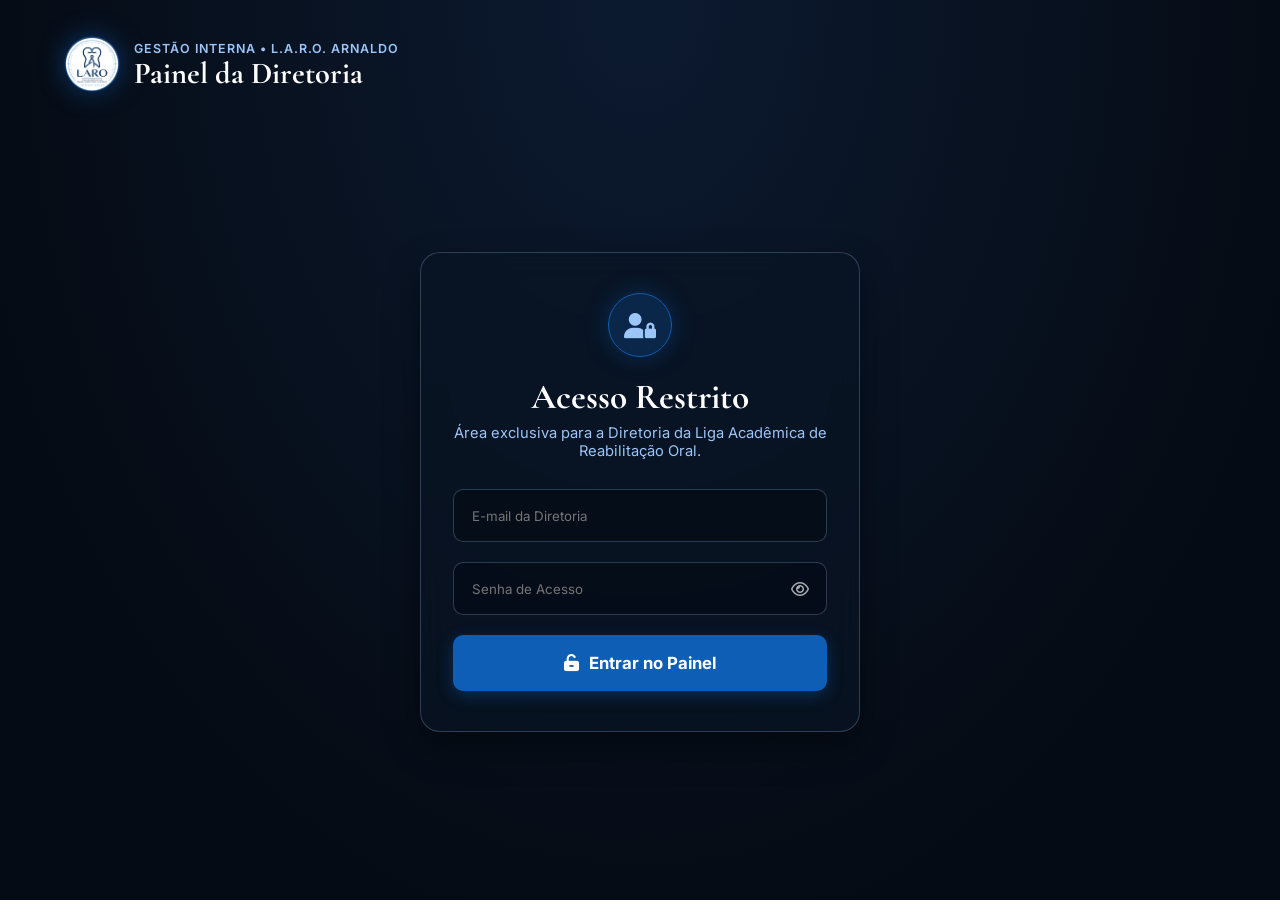
<file: admin.html>
<!DOCTYPE html>
<html lang="pt-BR">
<head>
    <meta charset="UTF-8">
    <meta name="viewport" content="width=device-width, initial-scale=1.0, maximum-scale=1.0, user-scalable=no">
    <meta name="robots" content="noindex, nofollow">
    <title>Painel da Diretoria | L.A.R.O. Arnaldo</title>
    <link href="https://fonts.googleapis.com/css2?family=Cormorant+Garamond:ital,wght@0,400;0,600;1,400&family=Inter:wght@300;400;500;600;700&display=swap" rel="stylesheet">
    <link rel="stylesheet" href="https://cdnjs.cloudflare.com/ajax/libs/font-awesome/6.4.0/css/all.min.css">
    <link rel="stylesheet" href="style.css">
    <style>
        body { cursor: auto !important; }
        a, button, input, select { cursor: pointer !important; }
        input[type="text"], input[type="email"], input[type="password"], input[type="search"] { cursor: text !important; }

        .admin-wrapper {
            min-height: 100vh;
            padding: 36px 5% 60px 5%;
            max-width: 1320px;
            margin: 0 auto;
        }
        .admin-topbar {
            display: flex;
            justify-content: space-between;
            align-items: center;
            margin-bottom: 2.5rem;
            flex-wrap: wrap;
            gap: 16px;
        }
        .admin-brand {
            display: flex;
            align-items: center;
            gap: 14px;
        }
        .admin-brand img {
            height: 56px;
            width: auto;
            border-radius: 50%;
            filter: drop-shadow(0 0 12px rgba(15, 94, 181, 0.5));
        }
        .admin-brand-titles h1 {
            font-size: 1.9rem;
            line-height: 1.1;
        }
        .admin-brand-titles span {
            font-size: 0.78rem;
            color: var(--light-blue);
            text-transform: uppercase;
            letter-spacing: 1px;
            font-weight: 600;
        }

        /* Tela de Login Restrito */
        .login-center-container {
            min-height: calc(100vh - 180px);
            display: flex;
            align-items: center;
            justify-content: center;
        }
        .login-card {
            max-width: 440px;
            width: 100%;
            padding: 2.5rem 2rem;
            text-align: center;
        }
        .login-lock-icon {
            width: 64px;
            height: 64px;
            border-radius: 50%;
            background: rgba(15, 94, 181, 0.25);
            border: 1.5px solid var(--sapphire-blue);
            display: inline-flex;
            align-items: center;
            justify-content: center;
            color: var(--light-blue);
            font-size: 1.6rem;
            margin-bottom: 1.1rem;
            box-shadow: 0 0 25px rgba(15, 94, 181, 0.35);
        }
        .password-input-wrap {
            position: relative;
        }
        .toggle-pass-btn {
            position: absolute;
            right: 12px;
            top: 50%;
            transform: translateY(-50%);
            background: none;
            border: none;
            color: rgba(255, 255, 255, 0.65);
            font-size: 1rem;
            padding: 6px;
        }
        .toggle-pass-btn:hover {
            color: var(--light-blue);
        }
        .login-error {
            display: none;
            background: rgba(235, 64, 52, 0.16);
            border: 1px solid #ff6b6b;
            color: #ff9e9e;
            padding: 10px 14px;
            border-radius: 10px;
            font-size: 0.84rem;
            margin-bottom: 1.2rem;
            text-align: left;
        }

        /* Dashboard Admin */
        .kpi-grid {
            display: grid;
            grid-template-columns: repeat(auto-fit, minmax(220px, 1fr));
            gap: 1.2rem;
            margin-bottom: 2rem;
        }
        .kpi-card {
            padding: 1.4rem 1.5rem;
            display: flex;
            align-items: center;
            gap: 16px;
        }
        .kpi-icon {
            width: 50px;
            height: 50px;
            border-radius: 12px;
            background: rgba(15, 94, 181, 0.28);
            border: 1px solid rgba(156, 197, 248, 0.35);
            display: flex;
            align-items: center;
            justify-content: center;
            color: var(--light-blue);
            font-size: 1.35rem;
            flex-shrink: 0;
        }
        .kpi-info span {
            display: block;
            font-size: 0.76rem;
            text-transform: uppercase;
            letter-spacing: 0.8px;
            color: var(--light-blue);
            margin-bottom: 4px;
        }
        .kpi-info strong {
            font-size: 1.75rem;
            font-family: 'Cormorant Garamond', serif;
            color: #ffffff;
        }

        .admin-controls-bar {
            display: flex;
            flex-wrap: wrap;
            gap: 12px;
            justify-content: space-between;
            align-items: center;
            margin-bottom: 1.5rem;
            padding: 1.2rem 1.4rem;
        }
        .admin-tabs-group {
            display: flex;
            gap: 8px;
            flex-wrap: wrap;
        }
        .admin-tab {
            padding: 10px 18px;
            border-radius: 10px;
            border: 1px solid var(--blue-border);
            background: rgba(5, 11, 20, 0.65);
            color: rgba(255, 255, 255, 0.75);
            font-size: 0.86rem;
            font-weight: 600;
            display: inline-flex;
            align-items: center;
            gap: 8px;
            transition: 0.25s;
        }
        .admin-tab.active {
            background: var(--sapphire-blue);
            border-color: var(--sapphire-blue);
            color: #ffffff;
            box-shadow: 0 4px 15px rgba(15, 94, 181, 0.45);
        }
        .admin-search-actions {
            display: flex;
            gap: 10px;
            flex: 1;
            max-width: 620px;
            justify-content: flex-end;
            flex-wrap: wrap;
        }
        .admin-search-input {
            flex: 1;
            min-width: 210px;
            padding: 0.75rem 1rem !important;
            font-size: 0.88rem !important;
        }
        .admin-action-btn {
            padding: 0.75rem 1.1rem;
            border-radius: 10px;
            border: 1px solid var(--blue-border);
            background: rgba(15, 94, 181, 0.25);
            color: #ffffff;
            font-size: 0.84rem;
            font-weight: 600;
            display: inline-flex;
            align-items: center;
            gap: 7px;
            transition: 0.25s;
            white-space: nowrap;
        }
        .admin-action-btn:hover {
            background: var(--sapphire-blue);
            border-color: var(--sapphire-blue);
        }
        .admin-logout-btn {
            background: rgba(235, 64, 52, 0.18);
            border-color: rgba(255, 107, 107, 0.4);
            color: #ffb3b3;
        }
        .admin-logout-btn:hover {
            background: rgba(235, 64, 52, 0.38);
            border-color: #ff6b6b;
            color: #ffffff;
        }

        /* Tabela de Inscritos */
        .admin-table-card {
            padding: 0 !important;
            overflow: hidden;
        }
        .table-responsive {
            width: 100%;
            overflow-x: auto;
        }
        .admin-table {
            width: 100%;
            border-collapse: collapse;
            text-align: left;
            min-width: 820px;
        }
        .admin-table th {
            background: rgba(5, 11, 20, 0.85);
            color: var(--light-blue);
            font-size: 0.75rem;
            text-transform: uppercase;
            letter-spacing: 0.8px;
            padding: 16px 18px;
            border-bottom: 1px solid var(--blue-border);
            font-weight: 600;
        }
        .admin-table td {
            padding: 15px 18px;
            border-bottom: 1px solid rgba(156, 197, 248, 0.12);
            font-size: 0.88rem;
            color: #ffffff;
            vertical-align: middle;
        }
        .admin-table tr:hover td {
            background: rgba(15, 94, 181, 0.12);
        }
        .protocol-badge {
            font-family: monospace;
            font-size: 0.8rem;
            background: rgba(15, 94, 181, 0.28);
            border: 1px solid rgba(156, 197, 248, 0.35);
            color: var(--light-blue);
            padding: 4px 9px;
            border-radius: 6px;
            font-weight: 600;
        }
        .vinculo-badge {
            display: inline-flex;
            align-items: center;
            gap: 6px;
            padding: 4px 10px;
            border-radius: 20px;
            font-size: 0.78rem;
            font-weight: 600;
            white-space: nowrap;
        }
        .vinculo-badge.laro {
            background: rgba(15, 94, 181, 0.28);
            border: 1px solid var(--sapphire-blue);
            color: #9cc5f8;
        }
        .vinculo-badge.unibh {
            background: rgba(225, 45, 85, 0.2);
            border: 1px solid rgba(255, 99, 132, 0.6);
            color: #ff9ebb;
        }
        .vinculo-badge.indefinido {
            background: rgba(255, 255, 255, 0.08);
            border: 1px solid rgba(255, 255, 255, 0.2);
            color: rgba(255, 255, 255, 0.65);
        }
        .status-pill-admin {
            display: inline-flex;
            align-items: center;
            gap: 6px;
            padding: 4px 11px;
            border-radius: 20px;
            font-size: 0.75rem;
            font-weight: 600;
        }
        .status-pill-admin.verificado {
            background: rgba(32, 180, 134, 0.24);
            border: 1px solid #20b486;
            color: #7ef7d1;
        }
        .status-pill-admin.confirmada {
            background: rgba(15, 94, 181, 0.28);
            border: 1px solid var(--sapphire-blue);
            color: var(--light-blue);
        }
        .table-btn {
            padding: 6px 11px;
            border-radius: 8px;
            border: 1px solid var(--blue-border);
            background: rgba(15, 94, 181, 0.3);
            color: #ffffff;
            font-size: 0.78rem;
            font-weight: 600;
            display: inline-flex;
            align-items: center;
            gap: 5px;
            text-decoration: none;
            transition: 0.2s;
            margin-right: 4px;
        }
        .table-btn:hover {
            background: var(--sapphire-blue);
        }
        .table-btn.verify-btn {
            background: rgba(32, 180, 134, 0.22);
            border-color: #20b486;
            color: #7ef7d1;
        }
        .table-btn.verify-btn:hover {
            background: #20b486;
            color: #050b14;
        }
        .whatsapp-link {
            color: #7ef7d1;
            text-decoration: none;
            display: inline-flex;
            align-items: center;
            gap: 5px;
            font-weight: 500;
        }
        .whatsapp-link:hover {
            text-decoration: underline;
        }

        /* Modal para Visualizar Comprovante */
        .receipt-modal-backdrop {
            position: fixed;
            inset: 0;
            background: rgba(3, 8, 16, 0.88);
            backdrop-filter: blur(12px);
            z-index: 9999;
            display: none;
            align-items: center;
            justify-content: center;
            padding: 20px;
        }
        .receipt-modal-backdrop.active {
            display: flex;
        }
        .receipt-modal-card {
            max-width: 680px;
            width: 100%;
            max-height: 90vh;
            display: flex;
            flex-direction: column;
            padding: 1.5rem;
            background: #081221;
            border: 1px solid var(--sapphire-blue);
            border-radius: 18px;
            box-shadow: 0 25px 60px rgba(0, 0, 0, 0.8);
        }
        .receipt-modal-header {
            display: flex;
            justify-content: space-between;
            align-items: center;
            padding-bottom: 1rem;
            border-bottom: 1px solid var(--blue-border);
            margin-bottom: 1rem;
        }
        .receipt-modal-body {
            flex: 1;
            overflow-y: auto;
            text-align: center;
            background: rgba(0, 0, 0, 0.35);
            border-radius: 12px;
            padding: 12px;
            min-height: 240px;
            display: flex;
            align-items: center;
            justify-content: center;
        }
        .receipt-modal-body img {
            max-width: 100%;
            max-height: 62vh;
            border-radius: 8px;
            object-fit: contain;
        }
        .receipt-modal-body iframe {
            width: 100%;
            height: 62vh;
            border: none;
            border-radius: 8px;
        }
        .receipt-modal-footer {
            display: flex;
            justify-content: space-between;
            align-items: center;
            gap: 10px;
            padding-top: 1rem;
            margin-top: 1rem;
            border-top: 1px solid var(--blue-border);
            flex-wrap: wrap;
        }

        @media (max-width: 768px) {
            .admin-wrapper { padding: 20px 14px 40px 14px; }
            .admin-controls-bar { padding: 1rem; }
            .admin-search-actions { max-width: 100%; width: 100%; }
        }
    </style>
</head>
<body>

    <div class="admin-wrapper">
        
        <!-- TOPBAR -->
        <div class="admin-topbar">
            <div class="admin-brand">
                <img src="logo_liga_sem_fundo.png" alt="Logo LARO">
                <div class="admin-brand-titles">
                    <span>Gestão Interna • L.A.R.O. Arnaldo</span>
                    <h1>Painel da Diretoria</h1>
                </div>
            </div>

            <div id="adminTopActions" style="display: none; gap: 10px; align-items: center;">
                <button type="button" class="admin-action-btn" onclick="carregarDadosAdmin()">
                    <i class="fa-solid fa-rotate"></i> Atualizar
                </button>
                <button type="button" class="admin-action-btn admin-logout-btn" onclick="realizarLogoutAdmin()">
                    <i class="fa-solid fa-right-from-bracket"></i> Sair
                </button>
            </div>
        </div>

        <!-- TELA 1: LOGIN RESTRITO -->
        <div id="adminLoginScreen" class="login-center-container">
            <div class="glass-card login-card">
                <div class="login-lock-icon">
                    <i class="fa-solid fa-user-lock"></i>
                </div>
                <h2 class="title-reveal" style="font-size: 2.2rem; margin-bottom: 0.4rem;">Acesso Restrito</h2>
                <p style="font-size: 0.92rem; color: var(--light-blue); margin-bottom: 1.8rem;">
                    Área exclusiva para a Diretoria da Liga Acadêmica de Reabilitação Oral.
                </p>

                <div id="loginErrorBox" class="login-error">
                    <i class="fa-solid fa-circle-exclamation"></i> Credenciais inválidas. Verifique o e-mail e a senha da diretoria.
                </div>

                <form id="adminLoginForm">
                    <div class="input-group" style="text-align: left;">
                        <input type="email" id="adminEmailInput" placeholder="E-mail da Diretoria" autocomplete="username" required>
                    </div>
                    <div class="input-group password-input-wrap" style="text-align: left;">
                        <input type="password" id="adminPassInput" placeholder="Senha de Acesso" autocomplete="current-password" required style="padding-right: 44px;">
                        <button type="button" class="toggle-pass-btn" onclick="toggleAdminPass()" title="Mostrar/Ocultar Senha">
                            <i class="fa-regular fa-eye" id="eyeIcon"></i>
                        </button>
                    </div>
                    <button type="submit" class="submit-btn">
                        <i class="fa-solid fa-unlock-keyhole" style="margin-right: 6px;"></i> Entrar no Painel
                    </button>
                </form>
            </div>
        </div>

        <!-- TELA 2: DASHBOARD ADMINISTRATIVO -->
        <div id="adminDashboardScreen" style="display: none;">
            
            <!-- KPIs -->
            <div class="kpi-grid">
                <div class="glass-card kpi-card">
                    <div class="kpi-icon"><i class="fa-solid fa-users"></i></div>
                    <div class="kpi-info">
                        <span>Inscritos 1ª Palestra</span>
                        <strong id="kpiTotalPalestra">0</strong>
                        <span id="kpiVinculoBreakdown" style="font-size: 0.74rem; color: var(--light-blue); margin-top: 3px; display: block;">0 LARO • 0 UniBH</span>
                    </div>
                </div>
                <div class="glass-card kpi-card">
                    <div class="kpi-icon"><i class="fa-brands fa-pix"></i></div>
                    <div class="kpi-info">
                        <span>Total Arrecadado (Pix)</span>
                        <strong id="kpiValorTotal">R$ 0,00</strong>
                    </div>
                </div>
                <div class="glass-card kpi-card">
                    <div class="kpi-icon"><i class="fa-solid fa-file-circle-check"></i></div>
                    <div class="kpi-info">
                        <span>Pagamentos Verificados</span>
                        <strong id="kpiVerificados">0</strong>
                    </div>
                </div>
                <div class="glass-card kpi-card">
                    <div class="kpi-icon"><i class="fa-solid fa-user-graduate"></i></div>
                    <div class="kpi-info">
                        <span>Processo Seletivo</span>
                        <strong id="kpiTotalSeletivo">0</strong>
                    </div>
                </div>
            </div>

            <!-- BARRA DE FILTROS E ABAS -->
            <div class="glass-card admin-controls-bar">
                <div class="admin-tabs-group">
                    <button type="button" class="admin-tab active" id="tabAdminPalestra" onclick="mudarAbaAdmin('palestra')">
                        <i class="fa-solid fa-chalkboard-user"></i> Inscritos 1ª Palestra (Hands-On)
                    </button>
                    <button type="button" class="admin-tab" id="tabAdminSeletivo" onclick="mudarAbaAdmin('seletivo')">
                        <i class="fa-solid fa-id-card"></i> Inscritos Processo Seletivo
                    </button>
                </div>

                <div class="admin-search-actions">
                    <input type="search" id="adminSearchInput" class="admin-search-input" placeholder="Buscar por nome, e-mail, período ou protocolo..." oninput="filtrarTabelaAdmin()">
                    <button type="button" class="admin-action-btn" onclick="exportarCSVAdmin()">
                        <i class="fa-solid fa-file-csv"></i> Exportar Planilha (CSV)
                    </button>
                </div>
            </div>

            <!-- TABELA 1: INSCRITOS DA 1ª PALESTRA -->
            <div id="sectionAdminPalestra" class="glass-card admin-table-card">
                <div class="table-responsive">
                    <table class="admin-table">
                        <thead>
                            <tr>
                                <th>Protocolo</th>
                                <th>Data / Hora</th>
                                <th>Nome do Inscrito</th>
                                <th>Vínculo</th>
                                <th>Período</th>
                                <th>E-mail / WhatsApp</th>
                                <th>Status</th>
                                <th>Comprovante &amp; Ações</th>
                            </tr>
                        </thead>
                        <tbody id="tbodyPalestra">
                            <tr>
                                <td colspan="8" style="text-align: center; padding: 40px; color: var(--light-blue);">
                                    Carregando inscritos...
                                </td>
                            </tr>
                        </tbody>
                    </table>
                </div>
            </div>

            <!-- TABELA 2: INSCRITOS DO PROCESSO SELETIVO -->
            <div id="sectionAdminSeletivo" class="glass-card admin-table-card" style="display: none;">
                <div class="table-responsive">
                    <table class="admin-table">
                        <thead>
                            <tr>
                                <th>#</th>
                                <th>Data / Hora</th>
                                <th>Nome do Candidato</th>
                                <th>E-mail</th>
                                <th>Período</th>
                                <th>Motivação</th>
                            </tr>
                        </thead>
                        <tbody id="tbodySeletivo">
                            <tr>
                                <td colspan="6" style="text-align: center; padding: 40px; color: var(--light-blue);">
                                    Carregando candidatos...
                                </td>
                            </tr>
                        </tbody>
                    </table>
                </div>
            </div>

        </div>

    </div>

    <!-- MODAL DE VISUALIZAÇÃO DE COMPROVANTE -->
    <div class="receipt-modal-backdrop" id="receiptModal">
        <div class="receipt-modal-card">
            <div class="receipt-modal-header">
                <div>
                    <span class="info-label" id="modalMemberProtocol">Protocolo</span>
                    <h3 id="modalMemberName" style="font-size: 1.5rem; color: #ffffff;">Nome do Membro</h3>
                </div>
                <button type="button" class="admin-action-btn" onclick="fecharModalComprovante()">
                    <i class="fa-solid fa-xmark"></i> Fechar
                </button>
            </div>
            <div class="receipt-modal-body" id="modalReceiptContainer"></div>
            <div class="receipt-modal-footer">
                <span id="modalFileName" style="font-size: 0.82rem; color: var(--light-blue);">comprovante.jpg</span>
                <div style="display: flex; gap: 8px; flex-wrap: wrap;">
                    <a id="modalOpenNewTabBtn" href="#" target="_blank" rel="noopener" class="table-btn">
                        <i class="fa-solid fa-arrow-up-right-from-square"></i> Abrir Original
                    </a>
                    <button type="button" class="table-btn verify-btn" id="modalVerifyBtn">
                        <i class="fa-solid fa-check-double"></i> Marcar Pagamento Verificado
                    </button>
                </div>
            </div>
        </div>
    </div>

    <script>
        // Configuração Supabase
        const SUPABASE_ADMIN = {
            restUrl: 'https://nscwgutnytrbytlzzvil.supabase.co/rest/v1',
            anonKey: 'eyJhbGciOiJIUzI1NiIsInR5cCI6IkpXVCJ9.eyJpc3MiOiJzdXBhYmFzZSIsInJlZiI6Im5zY3dndXRueXRyYnl0bHp6dmlsIiwicm9sZSI6ImFub24iLCJpYXQiOjE3ODQ2Mjk5ODcsImV4cCI6MjEwMDIwNTk4N30.cTzm3Hs2aov367E2uFBT4ZDyUZQNmvhF5yF-5hZyPUA',
            tablePalestra: 'laro_arnaldo_palestra_inscricoes',
            tableSeletivo: 'laro_arnaldo_processo_seletivo'
        };

        // Credenciais exigidas pela Diretoria
        const ADMIN_EMAIL_OFICIAL = 'laroarnaldo@gmail.com';
        const ADMIN_SENHA_OFICIAL = '@Laro2026dp';
        const SESSION_KEY = 'laro_admin_auth_2026';

        let listaPalestraGlobal = [];
        let listaSeletivoGlobal = [];
        let abaAtivaAdmin = 'palestra';

        function toggleAdminPass() {
            const passInput = document.getElementById('adminPassInput');
            const eyeIcon = document.getElementById('eyeIcon');
            if (passInput.type === 'password') {
                passInput.type = 'text';
                eyeIcon.className = 'fa-regular fa-eye-slash';
            } else {
                passInput.type = 'password';
                eyeIcon.className = 'fa-regular fa-eye';
            }
        }

        function verificarSessaoAdmin() {
            if (sessionStorage.getItem(SESSION_KEY) === 'autenticado') {
                mostrarDashboardAdmin();
            }
        }

        function mostrarDashboardAdmin() {
            document.getElementById('adminLoginScreen').style.display = 'none';
            document.getElementById('adminDashboardScreen').style.display = 'block';
            document.getElementById('adminTopActions').style.display = 'flex';
            carregarDadosAdmin();
        }

        function realizarLogoutAdmin() {
            sessionStorage.removeItem(SESSION_KEY);
            document.getElementById('adminDashboardScreen').style.display = 'none';
            document.getElementById('adminTopActions').style.display = 'none';
            document.getElementById('adminLoginScreen').style.display = 'flex';
            document.getElementById('adminPassInput').value = '';
        }

        document.getElementById('adminLoginForm').addEventListener('submit', (e) => {
            e.preventDefault();
            const emailDigitado = document.getElementById('adminEmailInput').value.trim().toLowerCase();
            const senhaDigitada = document.getElementById('adminPassInput').value;
            const errorBox = document.getElementById('loginErrorBox');

            if (emailDigitado === ADMIN_EMAIL_OFICIAL && senhaDigitada === ADMIN_SENHA_OFICIAL) {
                errorBox.style.display = 'none';
                sessionStorage.setItem(SESSION_KEY, 'autenticado');
                mostrarDashboardAdmin();
            } else {
                errorBox.style.display = 'block';
            }
        });

        function mudarAbaAdmin(aba) {
            abaAtivaAdmin = aba;
            document.getElementById('tabAdminPalestra').classList.toggle('active', aba === 'palestra');
            document.getElementById('tabAdminSeletivo').classList.toggle('active', aba === 'seletivo');
            document.getElementById('sectionAdminPalestra').style.display = aba === 'palestra' ? 'block' : 'none';
            document.getElementById('sectionAdminSeletivo').style.display = aba === 'seletivo' ? 'block' : 'none';
            filtrarTabelaAdmin();
        }

        async function carregarDadosAdmin() {
            const tbodyPalestra = document.getElementById('tbodyPalestra');
            const tbodySeletivo = document.getElementById('tbodySeletivo');

            try {
                const [resPalestra, resSeletivo] = await Promise.all([
                    fetch(`${SUPABASE_ADMIN.restUrl}/${SUPABASE_ADMIN.tablePalestra}?select=*&order=created_at.desc`, {
                        headers: {
                            'apikey': SUPABASE_ADMIN.anonKey,
                            'Authorization': `Bearer ${SUPABASE_ADMIN.anonKey}`
                        }
                    }),
                    fetch(`${SUPABASE_ADMIN.restUrl}/${SUPABASE_ADMIN.tableSeletivo}?select=*&order=created_at.desc`, {
                        headers: {
                            'apikey': SUPABASE_ADMIN.anonKey,
                            'Authorization': `Bearer ${SUPABASE_ADMIN.anonKey}`
                        }
                    })
                ]);

                if (resPalestra.ok) {
                    listaPalestraGlobal = await resPalestra.json();
                }
                if (resSeletivo.ok) {
                    listaSeletivoGlobal = await resSeletivo.json();
                }

                atualizarKPIs();
                filtrarTabelaAdmin();
            } catch (err) {
                console.error('Erro ao carregar dados no painel:', err);
                tbodyPalestra.innerHTML = `<tr><td colspan="8" style="text-align:center; padding: 30px; color: #ff8a8a;">Erro ao conectar ao Supabase. Verifique se você já executou o script SQL no Supabase.</td></tr>`;
            }
        }

        function atualizarKPIs() {
            const totalPalestra = listaPalestraGlobal.length;
            const totalValor = totalPalestra * 15;
            const totalVerificados = listaPalestraGlobal.filter(i => (i.status_inscricao || '').toLowerCase().includes('verificad')).length;
            const totalLaro = listaPalestraGlobal.filter(i => (i.vinculo || '').toLowerCase().includes('laro')).length;
            const totalUniBH = listaPalestraGlobal.filter(i => (i.vinculo || '').toLowerCase().includes('unibh')).length;

            document.getElementById('kpiTotalPalestra').textContent = totalPalestra;
            const breakdownEl = document.getElementById('kpiVinculoBreakdown');
            if (breakdownEl) {
                breakdownEl.textContent = `${totalLaro} LARO • ${totalUniBH} UniBH`;
            }
            document.getElementById('kpiValorTotal').textContent = `R$ ${totalValor.toFixed(2).replace('.', ',')}`;
            document.getElementById('kpiVerificados').textContent = `${totalVerificados} / ${totalPalestra}`;
            document.getElementById('kpiTotalSeletivo').textContent = listaSeletivoGlobal.length;
        }

        function filtrarTabelaAdmin() {
            const termo = (document.getElementById('adminSearchInput').value || '').trim().toLowerCase();

            // Renderiza tabela da Palestra
            const filtradosPalestra = listaPalestraGlobal.filter(item => {
                if (!termo) return true;
                return (
                    (item.nome_completo || '').toLowerCase().includes(termo) ||
                    (item.vinculo || '').toLowerCase().includes(termo) ||
                    (item.email || '').toLowerCase().includes(termo) ||
                    (item.whatsapp || '').toLowerCase().includes(termo) ||
                    (item.periodo || '').toLowerCase().includes(termo) ||
                    (item.protocolo || '').toLowerCase().includes(termo)
                );
            });

            const tbodyPalestra = document.getElementById('tbodyPalestra');
            if (filtradosPalestra.length === 0) {
                tbodyPalestra.innerHTML = `<tr><td colspan="8" style="text-align:center; padding: 36px; color: rgba(255,255,255,0.65);">Nenhuma inscrição encontrada.</td></tr>`;
            } else {
                tbodyPalestra.innerHTML = filtradosPalestra.map(item => {
                    const dataHora = item.created_at
                        ? new Date(item.created_at).toLocaleString('pt-BR', { dateStyle: 'short', timeStyle: 'short' })
                        : '-';
                    const isVerificado = (item.status_inscricao || '').toLowerCase().includes('verificad');
                    const statusClass = isVerificado ? 'verificado' : 'confirmada';
                    const statusLabel = isVerificado ? 'Pagamento Verificado' : (item.status_inscricao || 'Confirmada');
                    const wppDigits = (item.whatsapp || '').replace(/\D/g, '');
                    const wppHref = wppDigits ? `https://wa.me/55${wppDigits}` : '#';

                    const vinculoLower = (item.vinculo || '').toLowerCase();
                    let vinculoBadgeHtml = '';
                    if (vinculoLower.includes('laro')) {
                        vinculoBadgeHtml = `<span class="vinculo-badge laro"><i class="fa-solid fa-star"></i> Membro LARO</span>`;
                    } else if (vinculoLower.includes('unibh')) {
                        vinculoBadgeHtml = `<span class="vinculo-badge unibh"><i class="fa-solid fa-graduation-cap"></i> Aluno UniBH</span>`;
                    } else if (item.vinculo) {
                        vinculoBadgeHtml = `<span class="vinculo-badge indefinido">${item.vinculo}</span>`;
                    } else {
                        vinculoBadgeHtml = `<span class="vinculo-badge indefinido"><i class="fa-regular fa-circle-question"></i> Não inf.</span>`;
                    }

                    return `
                        <tr>
                            <td><span class="protocol-badge">${item.protocolo || '-'}</span></td>
                            <td>${dataHora}</td>
                            <td><strong>${item.nome_completo || '-'}</strong></td>
                            <td>${vinculoBadgeHtml}</td>
                            <td>${item.periodo || '-'}</td>
                            <td>
                                <div>${item.email || '-'}</div>
                                ${wppDigits ? `<a href="${wppHref}" target="_blank" rel="noopener" class="whatsapp-link"><i class="fa-brands fa-whatsapp"></i> ${item.whatsapp}</a>` : `<small>${item.whatsapp || ''}</small>`}
                            </td>
                            <td>
                                <span class="status-pill-admin ${statusClass}">
                                    <i class="fa-solid ${isVerificado ? 'fa-check-double' : 'fa-clock'}"></i>
                                    ${statusLabel}
                                </span>
                            </td>
                            <td>
                                <button type="button" class="table-btn" onclick="abrirModalComprovante(${item.id})">
                                    <i class="fa-solid fa-eye"></i> Ver Comprovante
                                </button>
                                <button type="button" class="table-btn verify-btn" onclick="alternarStatusVerificado(${item.id}, '${isVerificado ? 'Confirmada' : 'Pagamento Verificado'}')">
                                    <i class="fa-solid ${isVerificado ? 'fa-rotate-left' : 'fa-check'}"></i> ${isVerificado ? 'Desfazer' : 'Validar'}
                                </button>
                            </td>
                        </tr>
                    `;
                }).join('');
            }

            // Renderiza tabela do Processo Seletivo
            const filtradosSeletivo = listaSeletivoGlobal.filter(item => {
                if (!termo) return true;
                return (
                    (item.nome_completo || '').toLowerCase().includes(termo) ||
                    (item.email || '').toLowerCase().includes(termo) ||
                    (item.periodo || '').toLowerCase().includes(termo) ||
                    (item.motivacao || '').toLowerCase().includes(termo)
                );
            });

            const tbodySeletivo = document.getElementById('tbodySeletivo');
            if (filtradosSeletivo.length === 0) {
                tbodySeletivo.innerHTML = `<tr><td colspan="6" style="text-align:center; padding: 36px; color: rgba(255,255,255,0.65);">Nenhuma inscrição do processo seletivo encontrada.</td></tr>`;
            } else {
                tbodySeletivo.innerHTML = filtradosSeletivo.map((item, idx) => {
                    const dataHora = item.created_at
                        ? new Date(item.created_at).toLocaleString('pt-BR', { dateStyle: 'short', timeStyle: 'short' })
                        : '-';
                    return `
                        <tr>
                            <td>${idx + 1}</td>
                            <td>${dataHora}</td>
                            <td><strong>${item.nome_completo || '-'}</strong></td>
                            <td>${item.email || '-'}</td>
                            <td>${item.periodo || '-'}</td>
                            <td style="max-width: 340px; line-height: 1.5;">${item.motivacao || '-'}</td>
                        </tr>
                    `;
                }).join('');
            }
        }

        function abrirModalComprovante(id) {
            const item = listaPalestraGlobal.find(r => r.id === id);
            if (!item) return;

            const vinculoTexto = item.vinculo ? ` • ${item.vinculo}` : '';
            document.getElementById('modalMemberProtocol').textContent = `${item.protocolo || 'LARO'}${vinculoTexto} • ${item.periodo || ''}`;
            document.getElementById('modalMemberName').textContent = item.nome_completo || 'Inscrito';
            document.getElementById('modalFileName').textContent = item.comprovante_nome || 'Comprovante anexado';

            const container = document.getElementById('modalReceiptContainer');
            const src = (item.comprovante_url && item.comprovante_url.startsWith('http'))
                ? item.comprovante_url
                : (item.comprovante_base64 || item.comprovante_url || '');

            const openBtn = document.getElementById('modalOpenNewTabBtn');
            if (src) {
                openBtn.href = src;
                openBtn.style.display = 'inline-flex';
            } else {
                openBtn.style.display = 'none';
            }

            const isPdf = (item.comprovante_nome || '').toLowerCase().endsWith('.pdf') || src.startsWith('data:application/pdf');
            if (!src) {
                container.innerHTML = `<p style="color: #ff9e9e;">Nenhum arquivo de comprovante encontrado para este registro.</p>`;
            } else if (isPdf) {
                container.innerHTML = `<iframe src="${src}"></iframe>`;
            } else {
                container.innerHTML = `<img src="${src}" alt="Comprovante de ${item.nome_completo}">`;
            }

            const isVerificado = (item.status_inscricao || '').toLowerCase().includes('verificad');
            const verifyBtn = document.getElementById('modalVerifyBtn');
            verifyBtn.innerHTML = isVerificado
                ? '<i class="fa-solid fa-rotate-left"></i> Voltar para Confirmada'
                : '<i class="fa-solid fa-check-double"></i> Marcar Pagamento Verificado';
            verifyBtn.onclick = async () => {
                await alternarStatusVerificado(item.id, isVerificado ? 'Confirmada' : 'Pagamento Verificado');
                fecharModalComprovante();
            };

            document.getElementById('receiptModal').classList.add('active');
        }

        function fecharModalComprovante() {
            document.getElementById('receiptModal').classList.remove('active');
            document.getElementById('modalReceiptContainer').innerHTML = '';
        }

        async function alternarStatusVerificado(id, novoStatus) {
            try {
                const res = await fetch(`${SUPABASE_ADMIN.restUrl}/${SUPABASE_ADMIN.tablePalestra}?id=eq.${id}`, {
                    method: 'PATCH',
                    headers: {
                        'apikey': SUPABASE_ADMIN.anonKey,
                        'Authorization': `Bearer ${SUPABASE_ADMIN.anonKey}`,
                        'Content-Type': 'application/json'
                    },
                    body: JSON.stringify({ status_inscricao: novoStatus })
                });
                if (res.ok) {
                    const idx = listaPalestraGlobal.findIndex(r => r.id === id);
                    if (idx !== -1) listaPalestraGlobal[idx].status_inscricao = novoStatus;
                    atualizarKPIs();
                    filtrarTabelaAdmin();
                }
            } catch (err) {
                console.error('Erro ao atualizar status:', err);
            }
        }

        function exportarCSVAdmin() {
            const dados = abaAtivaAdmin === 'palestra' ? listaPalestraGlobal : listaSeletivoGlobal;
            if (!dados || dados.length === 0) {
                alert('Não há registros para exportar.');
                return;
            }

            let csv = '\uFEFF'; // BOM para acentuação no Excel
            if (abaAtivaAdmin === 'palestra') {
                csv += 'Protocolo;Data_Hora;Nome_Completo;Vinculo;Email;WhatsApp;Periodo;Valor;Status;Link_Comprovante\n';
                dados.forEach(r => {
                    const data = r.created_at ? new Date(r.created_at).toLocaleString('pt-BR') : '';
                    const link = (r.comprovante_url && r.comprovante_url.startsWith('http')) ? r.comprovante_url : (r.comprovante_nome || '');
                    csv += `"${r.protocolo || ''}";"${data}";"${r.nome_completo || ''}";"${r.vinculo || ''}";"${r.email || ''}";"${r.whatsapp || ''}";"${r.periodo || ''}";"${r.valor_pago || 'R$ 15,00'}";"${r.status_inscricao || ''}";"${link}"\n`;
                });
            } else {
                csv += 'ID;Data_Hora;Nome_Completo;Email;Periodo;Motivacao\n';
                dados.forEach(r => {
                    const data = r.created_at ? new Date(r.created_at).toLocaleString('pt-BR') : '';
                    const motiv = (r.motivacao || '').replace(/"/g, '""').replace(/\r?\n/g, ' ');
                    csv += `"${r.id || ''}";"${data}";"${r.nome_completo || ''}";"${r.email || ''}";"${r.periodo || ''}";"${motiv}"\n`;
                });
            }

            const blob = new Blob([csv], { type: 'text/csv;charset=utf-8;' });
            const url = URL.createObjectURL(blob);
            const a = document.createElement('a');
            a.href = url;
            a.download = `inscritos_${abaAtivaAdmin}_laro_arnaldo.csv`;
            document.body.appendChild(a);
            a.click();
            document.body.removeChild(a);
        }

        verificarSessaoAdmin();
    </script>
</body>
</html>
</file>
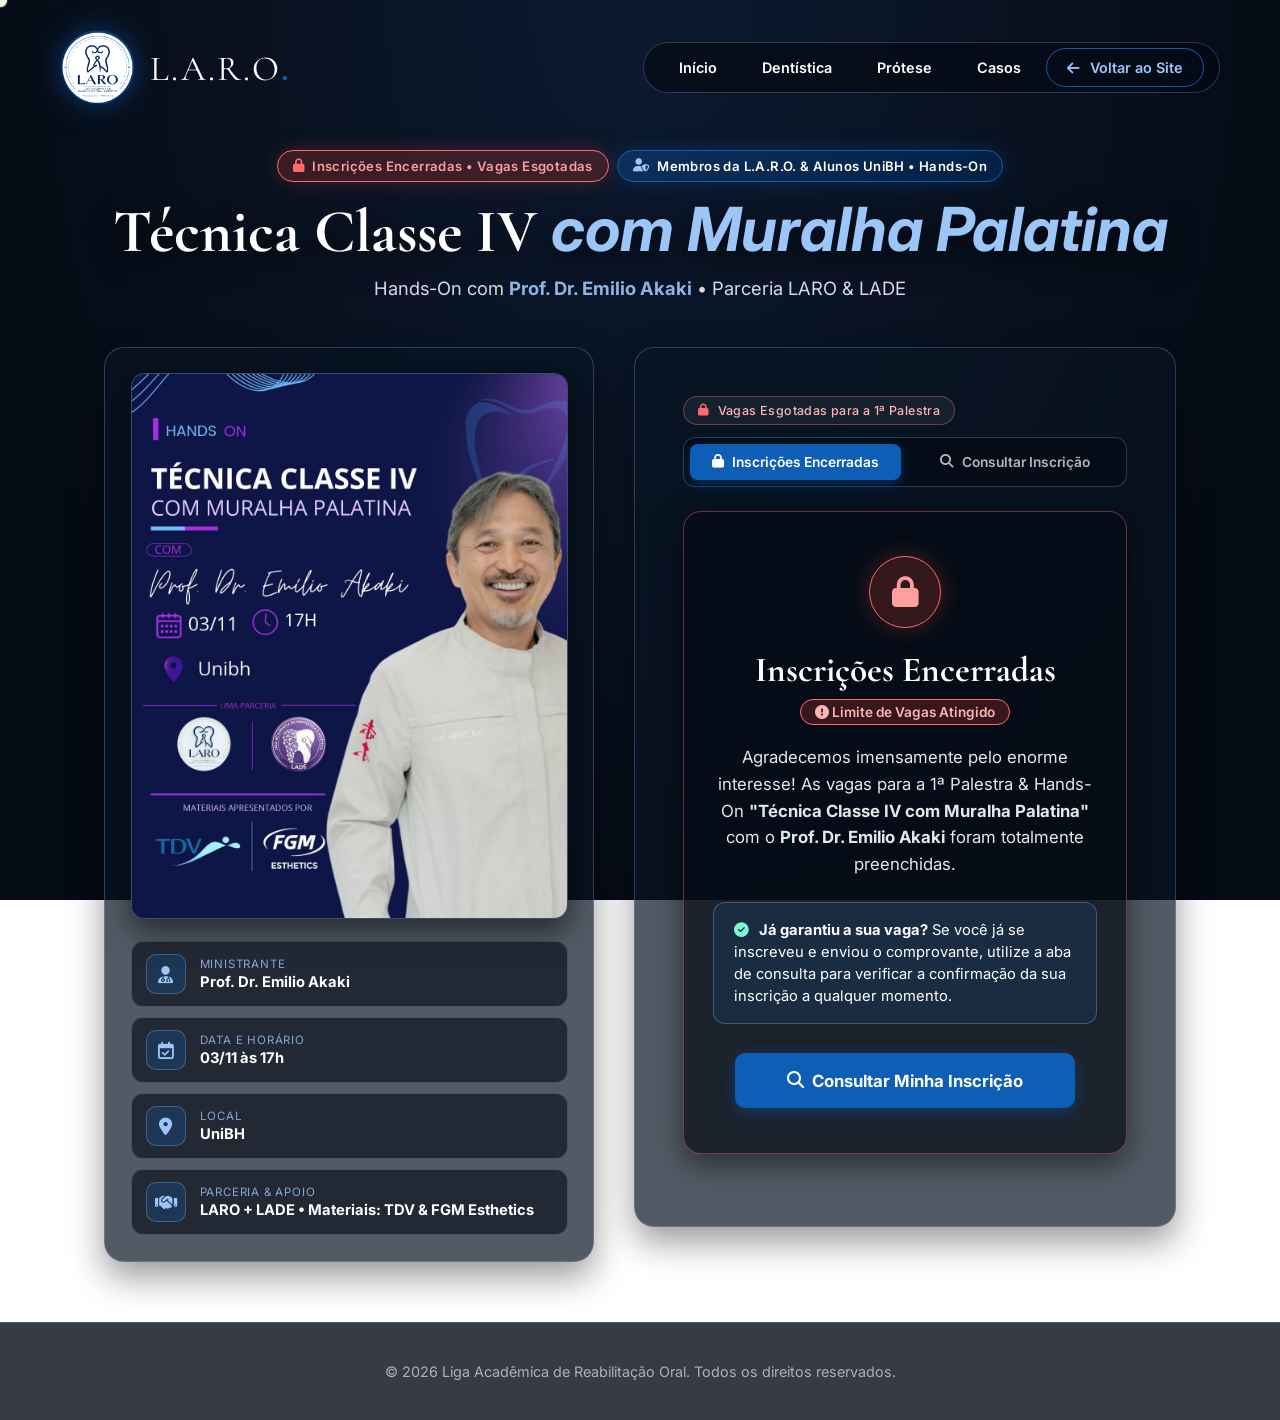
<file: palestra.html>
<!DOCTYPE html>
<html lang="pt-BR">
<head>
    <meta charset="UTF-8">
    <meta name="viewport" content="width=device-width, initial-scale=1.0, maximum-scale=1.0, user-scalable=no">
    <title>Inscrição 1ª Palestra & Hands-On | LARO</title>
    <link href="https://fonts.googleapis.com/css2?family=Cormorant+Garamond:ital,wght@0,400;0,600;1,400&family=Inter:wght@300;400;500;600;700&display=swap" rel="stylesheet">
    <link rel="stylesheet" href="https://cdnjs.cloudflare.com/ajax/libs/font-awesome/6.4.0/css/all.min.css">
    <link rel="stylesheet" href="style.css">
</head>
<body>

    <div class="ui-layer">
        
        <header>
            <a href="index.html" class="logo-container fade-in d-1" style="text-decoration: none; color: inherit;">
                <img src="logo_liga_sem_fundo.png" alt="Logo L.A.R.O." class="nav-logo">
                <div class="logo">L.A.R.O<span>.</span></div>
            </a>
            
            <nav class="nav-pill fade-in d-2">
                <a href="index.html#inicio">Início</a>
                <a href="index.html#restauracao">Dentística</a>
                <a href="index.html#protese">Prótese</a>
                <a href="index.html#casos">Casos</a>
                <a href="index.html" class="nav-cta"><i class="fa-solid fa-arrow-left" style="margin-right: 6px;"></i> Voltar ao Site</a>
                <button class="hamburger" onclick="toggleMenu()" title="Menu"><i class="fa-solid fa-bars"></i></button>
            </nav>
        </header>

        <main class="main-content palestra-page-main">
            <section class="content-section">
                <div class="container">
                    
                    <div class="palestra-page-header text-center fade-up d-2">
                        <div style="display: flex; gap: 8px; justify-content: center; flex-wrap: wrap; margin-bottom: 1rem;">
                            <div class="status-badge closed-badge" style="margin-bottom: 0;">
                                <i class="fa-solid fa-lock"></i>
                                <span>Inscrições Encerradas • Vagas Esgotadas</span>
                            </div>
                            <div class="status-badge exclusive-badge" style="margin-bottom: 0;">
                                <i class="fa-solid fa-user-shield"></i>
                                <span>Membros da L.A.R.O. &amp; Alunos UniBH • Hands-On</span>
                            </div>
                        </div>
                        <h1 class="palestra-hero-title">Técnica Classe IV <span>com Muralha Palatina</span></h1>
                        <p class="palestra-hero-subtitle">Hands-On com <strong>Prof. Dr. Emilio Akaki</strong> • Parceria LARO &amp; LADE</p>
                    </div>

                    <div class="palestra-split-layout fade-up d-3">
                        
                        <!-- COLUNA ESQUERDA: CARTAZ OFICIAL + DETALHES DO EVENTO -->
                        <div class="palestra-poster-column">
                            <div class="poster-card glass-card">
                                <div class="poster-img-wrapper">
                                    <img src="primeirapalestra.jpg" alt="Hands On Técnica Classe IV com Muralha Palatina - Prof. Dr. Emilio Akaki">
                                </div>
                                
                                <div class="event-highlights-list">
                                    <div class="event-highlight-row">
                                        <div class="highlight-icon"><i class="fa-solid fa-user-doctor"></i></div>
                                        <div>
                                            <span class="info-label">Ministrante</span>
                                            <strong>Prof. Dr. Emilio Akaki</strong>
                                        </div>
                                    </div>
                                    <div class="event-highlight-row">
                                        <div class="highlight-icon"><i class="fa-regular fa-calendar-check"></i></div>
                                        <div>
                                            <span class="info-label">Data e Horário</span>
                                            <strong>03/11 às 17h</strong>
                                        </div>
                                    </div>
                                    <div class="event-highlight-row">
                                        <div class="highlight-icon"><i class="fa-solid fa-location-dot"></i></div>
                                        <div>
                                            <span class="info-label">Local</span>
                                            <strong>UniBH</strong>
                                        </div>
                                    </div>
                                    <div class="event-highlight-row">
                                        <div class="highlight-icon"><i class="fa-solid fa-handshake"></i></div>
                                        <div>
                                            <span class="info-label">Parceria &amp; Apoio</span>
                                            <strong>LARO + LADE • Materiais: TDV &amp; FGM Esthetics</strong>
                                        </div>
                                    </div>
                                </div>
                            </div>
                        </div>

                        <!-- COLUNA DIREITA: PAGAMENTO PIX + FORMULÁRIO DE INSCRIÇÃO + CONSULTA -->
                        <div class="palestra-form-column">
                            <div class="form-wrapper glass-card" id="palestra-view" style="max-width: 100%;">
                                <div class="closed-notice-pill" style="border-color: rgba(255, 107, 107, 0.4); color: #ffb3b3;">
                                    <i class="fa-solid fa-lock" style="color: #ff6b6b;"></i>
                                    <span>Vagas Esgotadas para a 1ª Palestra</span>
                                </div>

                                <!-- ABAS: INSCRIÇÕES ENCERRADAS / CONSULTAR INSCRIÇÃO -->
                                <div class="palestra-tabs">
                                    <button type="button" class="palestra-tab-btn active" id="tabBtnInscrever" onclick="switchPalestraTab('inscrever')">
                                        <i class="fa-solid fa-lock"></i> Inscrições Encerradas
                                    </button>
                                    <button type="button" class="palestra-tab-btn" id="tabBtnConsultar" onclick="switchPalestraTab('consultar')">
                                        <i class="fa-solid fa-magnifying-glass"></i> Consultar Inscrição
                                    </button>
                                </div>

                                <!-- PAINEL 1: FAZER INSCRIÇÃO (ENCERRADO - LIMITE DE VAGAS ATINGIDO) -->
                                <div id="panelInscrever">
                                    <div class="closed-registration-card" style="text-align: center; padding: 2.8rem 1.8rem; background: rgba(5, 11, 20, 0.7); border: 1px solid rgba(255, 107, 107, 0.4); border-radius: 18px; margin-bottom: 1.5rem; box-shadow: 0 10px 30px rgba(0, 0, 0, 0.5);">
                                        <div style="width: 72px; height: 72px; border-radius: 50%; background: rgba(235, 64, 52, 0.2); border: 1.5px solid #ff6b6b; display: inline-flex; align-items: center; justify-content: center; color: #ff9e9e; font-size: 1.9rem; margin-bottom: 1.2rem; box-shadow: 0 0 25px rgba(235, 64, 52, 0.3);">
                                            <i class="fa-solid fa-lock"></i>
                                        </div>
                                        <h2 class="title-reveal" style="font-size: 2.2rem; margin-bottom: 0.5rem; color: #ffffff;">Inscrições Encerradas</h2>
                                        <div style="display: inline-block; background: rgba(235, 64, 52, 0.22); border: 1px solid #ff6b6b; color: #ffb3b3; padding: 4px 14px; border-radius: 20px; font-size: 0.85rem; font-weight: 600; margin-bottom: 1.2rem;">
                                            <i class="fa-solid fa-circle-exclamation"></i> Limite de Vagas Atingido
                                        </div>
                                        <p style="color: rgba(255, 255, 255, 0.9); font-size: 1.05rem; line-height: 1.6; max-width: 520px; margin: 0 auto 1.5rem auto;">
                                            Agradecemos imensamente pelo enorme interesse! As vagas para a 1ª Palestra &amp; Hands-On <strong>"Técnica Classe IV com Muralha Palatina"</strong> com o <strong>Prof. Dr. Emilio Akaki</strong> foram totalmente preenchidas.
                                        </p>
                                        <div style="background: rgba(15, 94, 181, 0.16); border: 1px solid rgba(156, 197, 248, 0.3); border-radius: 12px; padding: 16px 20px; max-width: 520px; margin: 0 auto 1.8rem auto; text-align: left; font-size: 0.92rem; color: #ffffff; line-height: 1.5;">
                                            <i class="fa-solid fa-circle-check" style="color: #7ef7d1; margin-right: 6px;"></i>
                                            <strong>Já garantiu a sua vaga?</strong> Se você já se inscreveu e enviou o comprovante, utilize a aba de consulta para verificar a confirmação da sua inscrição a qualquer momento.
                                        </div>
                                        <button type="button" class="submit-btn arrow-btn" style="max-width: 340px; margin: 0 auto; display: inline-flex; align-items: center; justify-content: center; gap: 8px;" onclick="switchPalestraTab('consultar')">
                                            <i class="fa-solid fa-magnifying-glass"></i> Consultar Minha Inscrição
                                        </button>
                                    </div>
                                </div>

                                <!-- PAINEL 2: CONSULTAR INSCRIÇÃO (APENAS POR E-MAIL) -->
                                <div id="panelConsultar" style="display: none;">
                                    <h2 class="title-reveal" style="font-size: 2.2rem; margin-bottom: 0.4rem;">Consultar Inscrição</h2>
                                    <p class="lecture-subtitle">Digite o <strong>e-mail</strong> utilizado na inscrição para confirmar que você está inscrito(a) na 1ª Palestra.</p>

                                    <form id="lookup-form">
                                        <div class="input-group">
                                            <input type="email" id="lookupQuery" placeholder="Digite o e-mail cadastrado na inscrição" required>
                                        </div>
                                        <button type="submit" class="submit-btn arrow-btn" id="lookupSubmitBtn">
                                            <i class="fa-solid fa-magnifying-glass" style="margin-right: 6px;"></i> Confirmar Minha Inscrição
                                        </button>
                                    </form>

                                    <div id="lookupResultBox" class="lookup-result-box" style="display: none;"></div>
                                </div>

                            </div>
                        </div>

                    </div>
                </div>
            </section>
            
            <footer>
                <p>&copy; 2026 Liga Acadêmica de Reabilitação Oral. Todos os direitos reservados.</p>
            </footer>
        </main>
    </div>

    <!-- Mobile Fullscreen Menu -->
    <div class="mobile-menu" id="mobileMenu">
        <button class="close-menu" onclick="toggleMenu()"><i class="fa-solid fa-xmark"></i></button>
        <a href="index.html#inicio" onclick="toggleMenu()">Início</a>
        <a href="index.html#restauracao" onclick="toggleMenu()">Dentística</a>
        <a href="index.html#protese" onclick="toggleMenu()">Prótese</a>
        <a href="index.html#casos" onclick="toggleMenu()">Casos</a>
        <a href="index.html" onclick="toggleMenu()">Voltar ao Site</a>
    </div>

    <!-- Custom Cursor -->
    <div class="custom-cursor" id="cursor"></div>

    <script src="script.js"></script>
</body>
</html>
</file>
<file: style.css>
/* DESIGN PREMIUM - GLASSMORPHISM (LARO THEME COM CORES OFICIAIS DA LOGO) */
:root {
    /* Cores Oficiais da Logo LARO */
    --navy-base: #050b14;
    --navy-deep: #091424;
    --navy-blue: #002d62;
    --sapphire-blue: #0f5eb5;
    --light-blue: #9cc5f8;
    --ice-blue: #e8f2fd;
    --blue-glass: rgba(0, 45, 98, 0.45);
    --blue-border: rgba(156, 197, 248, 0.25);
    --blue-glow: rgba(15, 94, 181, 0.45);
}

* { margin: 0; padding: 0; box-sizing: border-box; font-family: 'Inter', sans-serif; -webkit-tap-highlight-color: transparent; }
html { scroll-behavior: smooth; }
body { 
    width: 100%; 
    min-height: 100vh; 
    background: radial-gradient(ellipse at 50% 0%, #0c1a30 0%, #050b14 75%);
    background-attachment: fixed;
    color: #fff; 
    overflow-x: hidden; 
    position: relative; 
    -webkit-overflow-scrolling: touch; 
}

h1, h2, h3, h4 { font-family: 'Cormorant Garamond', serif; }
.accent-text { color: var(--light-blue); font-size: 1.8rem; margin-bottom: 0.5rem; }
.text-center { text-align: center; }

/* Main UI Layer */
.ui-layer { position: relative; z-index: 10; width: 100%; display: flex; flex-direction: column; }

/* Header */
header { display: flex; justify-content: space-between; align-items: center; padding: 30px 60px; width: 100%; position: absolute; top: 0; z-index: 100; }
.logo-container { display: flex; align-items: center; gap: 15px; }
.nav-logo { height: 75px; width: auto; filter: drop-shadow(0 0 14px rgba(15, 94, 181, 0.5)); border-radius: 50%; }
.logo { font-size: 2.2rem; font-family: 'Cormorant Garamond', serif; letter-spacing: 2px; }
.logo span { color: var(--sapphire-blue); }

.nav-pill { background: rgba(5, 11, 20, 0.7); backdrop-filter: blur(20px); -webkit-backdrop-filter: blur(20px); border: 1px solid var(--blue-border); border-radius: 40px; padding: 5px 15px; display: flex; gap: 5px; align-items: center; }
.nav-pill a { color: #fff; text-decoration: none; font-size: 0.9rem; font-weight: 600; padding: 10px 20px; border-radius: 30px; transition: all 0.3s ease; }
.nav-pill a:hover { background: var(--sapphire-blue); color: #fff; }
.nav-cta { border: 1px solid var(--sapphire-blue) !important; color: var(--light-blue) !important; }
.nav-cta:hover { background: var(--sapphire-blue) !important; color: #fff !important; }
.hamburger { display: none; background: none; border: none; color: #fff; font-size: 1.2rem; cursor: pointer; padding: 4px 8px; transition: 0.3s; }

/* Center Layout */
.main-content { flex: 1; position: relative; width: 100%; padding-top: 180px; display: flex; flex-direction: column; gap: 120px; }

/* Hero Section - Ocupa a viewport inicial para isolamento visual */
.hero-section { 
    min-height: calc(100vh - 180px); 
    display: flex; 
    align-items: center; 
    justify-content: center; 
    margin-bottom: 0; 
}
.hero-text h1 { font-size: 6rem; line-height: 0.9; margin-bottom: 1.5rem; text-shadow: 0 10px 30px rgba(0,0,0,0.8); }
.hero-text span { color: var(--light-blue); font-style: italic; }
.hero-text p { font-size: 1.3rem; max-width: 600px; opacity: 0.9; line-height: 1.6; margin: 0 auto; text-shadow: 0 5px 15px rgba(0,0,0,0.8); }

/* About Section */
.about-section { padding-top: 20px; }

/* Containers & Grids */
.container { max-width: 1200px; margin: 0 auto; padding: 0 5%; width: 100%; }
.title-reveal { font-size: 3.5rem; color: #ffffff; margin-bottom: 1rem; }
.subtitle { font-size: 1.1rem; opacity: 0.85; margin-bottom: 3rem; font-weight: 300; color: var(--light-blue); }

.grid-layout { display: grid; grid-template-columns: 1fr 1fr; gap: 4rem; align-items: center; }
.stats-grid { display: flex; flex-direction: column; gap: 2rem; }

/* Glass Cards */
.glass-card { 
    background: rgba(9, 20, 36, 0.7); 
    border: 1px solid var(--blue-border); 
    padding: 3rem; 
    border-radius: 20px; 
    backdrop-filter: blur(15px); 
    -webkit-backdrop-filter: blur(15px); 
    transition: transform 0.4s ease, border-color 0.4s ease, box-shadow 0.4s ease; 
    overflow: hidden; 
    position: relative; 
    box-shadow: 0 15px 35px rgba(0,0,0,0.4);
}
.glass-card:hover { 
    transform: translateY(-5px); 
    border-color: var(--sapphire-blue); 
    box-shadow: 0 20px 40px rgba(0,0,0,0.5), 0 0 25px var(--blue-glow); 
}

.stat-box i { color: var(--light-blue); font-size: 1.5rem; margin-bottom: 1rem; }

.image-block img { width: 100%; height: 400px; object-fit: cover; border-radius: 20px; box-shadow: 0 20px 40px rgba(0,0,0,0.5); border: 1px solid var(--blue-border); }
.info-block h3 { font-size: 2.5rem; margin-bottom: 1.5rem; color: var(--light-blue); }
.info-block p { font-size: 1.1rem; line-height: 1.8; opacity: 0.9; }

/* Cards Stack (Prótese) */
.cards-stack { display: grid; grid-template-columns: repeat(auto-fit, minmax(300px, 1fr)); gap: 2rem; }
.cards-stack .glass-card { padding: 3rem 2rem; }
.cards-stack i { font-size: 3rem; color: var(--light-blue); margin-bottom: 1.5rem; display: inline-block; transition: transform 0.4s ease; }
.cards-stack .glass-card:hover i { transform: scale(1.15) rotate(5deg); color: #ffffff; }
.cards-stack h4 { font-size: 1.8rem; margin-bottom: 1rem; font-family: 'Cormorant Garamond', serif; }
.cards-stack p { font-size: 1rem; line-height: 1.6; opacity: 0.85; }

/* Slider (Casos) */
.comparison-slider { position: relative; width: 100%; max-width: 900px; height: 500px; margin: 0 auto; border-radius: 20px; overflow: hidden; padding: 0 !important; border: 1px solid var(--blue-border); touch-action: pan-y; user-select: none; -webkit-user-select: none; }
.img { position: absolute; top: 0; left: 0; width: 100%; height: 100%; background-size: cover; background-position: center; pointer-events: none; }
.img span { position: absolute; bottom: 20px; background: rgba(0, 45, 98, 0.85); color: #ffffff; padding: 5px 15px; border-radius: 20px; font-weight: bold; font-size: 0.8rem; border: 1px solid var(--blue-border); pointer-events: none; }
.after { background-image: url('after.png'); }
.after span { right: 20px; }
.before { background-image: url('before.png'); clip-path: inset(0 50% 0 0); }
.before span { left: 20px; }
.slider-input { position: absolute; top: 0; left: 0; width: 100%; height: 100%; opacity: 0; z-index: 10; cursor: ew-resize; margin: 0; padding: 0; }
.slider-line { position: absolute; left: 50%; top: 0; width: 2px; height: 100%; background: var(--sapphire-blue); transform: translateX(-50%); pointer-events: none; box-shadow: 0 0 10px var(--sapphire-blue); z-index: 5; }
.slider-drag-btn { position: absolute; top: 50%; left: 50%; transform: translate(-50%, -50%); width: 40px; height: 40px; background: var(--sapphire-blue); border-radius: 50%; display: flex; justify-content: center; align-items: center; color: #ffffff; box-shadow: 0 0 20px rgba(15, 94, 181, 0.8); border: 2px solid #ffffff; pointer-events: none; }

/* Form Seletivo & 1ª Palestra */
.seletivo-container { display: flex; justify-content: center; align-items: center; width: 100%; }
.form-wrapper { max-width: 560px; width: 100%; margin: 0 auto; }
.form-wrapper > p { opacity: 0.88; line-height: 1.6; margin-bottom: 1.8rem; color: var(--ice-blue); }
.input-group { margin-bottom: 1.25rem; }
input, select, textarea { width: 100%; padding: 1.1rem; background: rgba(5, 11, 20, 0.6); border: 1px solid var(--blue-border); border-radius: 10px; color: #fff; font-family: 'Inter', sans-serif; transition: 0.3s; }
input:focus, select:focus, textarea:focus { border-color: var(--sapphire-blue); background: rgba(0, 45, 98, 0.25); outline: none; box-shadow: 0 0 15px rgba(15, 94, 181, 0.35); }
select option { background: var(--navy-deep); color: #fff; }
.submit-btn { width: 100%; padding: 1.1rem; background: var(--sapphire-blue); color: #fff; border: none; border-radius: 10px; font-weight: bold; font-size: 1.05rem; transition: 0.3s; cursor: pointer; box-shadow: 0 4px 15px rgba(15, 94, 181, 0.4); }
.submit-btn:hover { letter-spacing: 2px; background: #1a72d6; box-shadow: 0 0 25px rgba(15, 94, 181, 0.7); }

/* Badges & Elementos da Palestra */
.closed-notice-pill {
    display: inline-flex;
    align-items: center;
    gap: 8px;
    padding: 6px 14px;
    border-radius: 30px;
    background: rgba(255, 255, 255, 0.06);
    border: 1px solid rgba(255, 255, 255, 0.15);
    color: rgba(255, 255, 255, 0.7);
    font-size: 0.78rem;
    font-weight: 500;
    margin-bottom: 0.75rem;
    letter-spacing: 0.4px;
}
.closed-notice-pill i {
    color: var(--light-blue);
    font-size: 0.75rem;
}

.status-badge {
    display: inline-flex;
    align-items: center;
    gap: 8px;
    padding: 7px 15px;
    border-radius: 30px;
    font-size: 0.82rem;
    font-weight: 600;
    letter-spacing: 0.4px;
    margin-bottom: 1rem;
}
.countdown-badge {
    background: rgba(15, 94, 181, 0.2);
    border: 1px solid rgba(156, 197, 248, 0.35);
    color: var(--light-blue);
}
.exclusive-badge {
    background: linear-gradient(135deg, rgba(15, 94, 181, 0.35), rgba(0, 45, 98, 0.55));
    border: 1px solid var(--sapphire-blue);
    color: #ffffff;
    box-shadow: 0 0 20px rgba(15, 94, 181, 0.3);
    display: flex;
    width: fit-content;
}
.exclusive-badge i {
    color: var(--light-blue);
}
.closed-badge {
    background: rgba(235, 64, 52, 0.22);
    border: 1px solid #ff6b6b;
    color: #ff9e9e;
    box-shadow: 0 0 20px rgba(235, 64, 52, 0.25);
    display: inline-flex;
    width: fit-content;
}
.closed-badge i {
    color: #ff6b6b;
}

.lecture-subtitle {
    font-size: 0.98rem;
    line-height: 1.6;
    color: var(--ice-blue);
    opacity: 0.9;
    margin-bottom: 1.4rem !important;
}

.lecture-info-grid {
    display: grid;
    grid-template-columns: 1fr 1fr;
    gap: 12px;
    margin-bottom: 1.6rem;
}
.lecture-info-item {
    display: flex;
    align-items: center;
    gap: 12px;
    padding: 12px 14px;
    background: rgba(5, 11, 20, 0.55);
    border: 1px solid var(--blue-border);
    border-radius: 12px;
}
.lecture-info-item i {
    font-size: 1.25rem;
    color: var(--light-blue);
    flex-shrink: 0;
}
.lecture-info-item div {
    display: flex;
    flex-direction: column;
    gap: 2px;
}
.info-label {
    font-size: 0.72rem;
    text-transform: uppercase;
    letter-spacing: 0.8px;
    color: var(--light-blue);
    opacity: 0.8;
}
.lecture-info-item strong {
    font-size: 0.86rem;
    color: #ffffff;
    font-weight: 600;
}

/* Checkbox Customizado de Membro da Liga */
.member-checkbox-group {
    display: flex;
    align-items: flex-start;
    gap: 12px;
    padding: 14px 16px;
    margin-bottom: 1.5rem;
    background: rgba(0, 45, 98, 0.22);
    border: 1px solid var(--blue-border);
    border-radius: 12px;
    cursor: pointer;
    transition: border-color 0.3s ease, background 0.3s ease;
    user-select: none;
}
.member-checkbox-group:hover {
    border-color: var(--sapphire-blue);
    background: rgba(0, 45, 98, 0.35);
}
.member-checkbox-group input[type="checkbox"] {
    width: 20px;
    height: 20px;
    margin-top: 2px;
    accent-color: var(--sapphire-blue);
    cursor: pointer;
    flex-shrink: 0;
    padding: 0;
}
.checkbox-custom {
    display: none;
}
.checkbox-label {
    font-size: 0.9rem;
    line-height: 1.5;
    color: var(--ice-blue);
}
.checkbox-label strong {
    color: var(--light-blue);
}

/* Card de Pagamento Pix (QR Code + Chave + Copia e Cola) */
.pix-payment-card {
    background: linear-gradient(145deg, rgba(5, 11, 20, 0.8), rgba(0, 45, 98, 0.35));
    border: 1px solid rgba(156, 197, 248, 0.35);
    border-radius: 16px;
    padding: 1.25rem;
    margin-bottom: 1.6rem;
    box-shadow: 0 10px 25px rgba(0, 0, 0, 0.35), inset 0 0 20px rgba(15, 94, 181, 0.12);
}
.pix-header {
    display: flex;
    justify-content: space-between;
    align-items: center;
    padding-bottom: 0.9rem;
    margin-bottom: 1rem;
    border-bottom: 1px solid rgba(156, 197, 248, 0.18);
}
.pix-badge {
    display: inline-flex;
    align-items: center;
    gap: 8px;
    font-size: 0.92rem;
    font-weight: 600;
    color: var(--light-blue);
}
.pix-badge i {
    font-size: 1.15rem;
    color: #32bcad;
}
.pix-amount {
    font-family: 'Cormorant Garamond', serif;
    font-size: 1.65rem;
    font-weight: 600;
    color: #ffffff;
    background: rgba(15, 94, 181, 0.35);
    border: 1px solid var(--sapphire-blue);
    padding: 2px 14px;
    border-radius: 30px;
}
.pix-body {
    display: grid;
    grid-template-columns: 140px 1fr;
    gap: 1.1rem;
    align-items: center;
}
.pix-qr-box {
    display: flex;
    flex-direction: column;
    align-items: center;
    gap: 6px;
}
.pix-qr-box img {
    width: 132px;
    height: 132px;
    border-radius: 12px;
    background: #ffffff;
    padding: 6px;
    border: 2px solid var(--sapphire-blue);
    box-shadow: 0 6px 18px rgba(0, 0, 0, 0.45);
}
.qr-caption {
    font-size: 0.7rem;
    color: rgba(255, 255, 255, 0.7);
    text-align: center;
}
.pix-details {
    display: flex;
    flex-direction: column;
    gap: 0.85rem;
    min-width: 0;
}
.pix-field-group {
    display: flex;
    flex-direction: column;
    gap: 5px;
}
.pix-field-label {
    font-size: 0.75rem;
    color: var(--light-blue);
    text-transform: uppercase;
    letter-spacing: 0.6px;
    font-weight: 600;
}
.pix-copy-row {
    display: flex;
    align-items: center;
    gap: 8px;
    background: rgba(5, 11, 20, 0.75);
    border: 1px solid var(--blue-border);
    border-radius: 10px;
    padding: 6px 6px 6px 12px;
}
.pix-copy-row code {
    flex: 1;
    font-family: monospace;
    font-size: 0.95rem;
    font-weight: 600;
    color: #ffffff;
    letter-spacing: 0.8px;
    overflow: hidden;
    text-overflow: ellipsis;
    white-space: nowrap;
}
.pix-payload-readonly {
    flex: 1;
    min-width: 0;
    background: transparent !important;
    border: none !important;
    padding: 2px 0 !important;
    font-family: monospace;
    font-size: 0.78rem;
    color: rgba(255, 255, 255, 0.78);
    box-shadow: none !important;
    text-overflow: ellipsis;
}
.copy-pix-btn {
    display: inline-flex;
    align-items: center;
    gap: 6px;
    background: var(--sapphire-blue);
    color: #ffffff;
    border: none;
    border-radius: 8px;
    padding: 8px 12px;
    font-size: 0.78rem;
    font-weight: 600;
    cursor: pointer;
    white-space: nowrap;
    transition: all 0.25s ease;
    flex-shrink: 0;
}
.copy-pix-btn:hover {
    background: #1a72d6;
    box-shadow: 0 0 12px rgba(15, 94, 181, 0.6);
}
.copy-pix-btn.copied {
    background: #148f6b;
    color: #ffffff;
}

/* Upload Obrigatório de Comprovante */
.receipt-upload-wrapper {
    margin-bottom: 1.25rem;
}
.receipt-upload-label {
    display: block;
    background: rgba(5, 11, 20, 0.65);
    border: 1.5px dashed rgba(156, 197, 248, 0.45);
    border-radius: 12px;
    padding: 16px;
    cursor: pointer;
    transition: all 0.3s ease;
    position: relative;
}
.receipt-upload-label:hover {
    border-color: var(--sapphire-blue);
    background: rgba(0, 45, 98, 0.28);
}
.receipt-upload-label.has-file {
    border-style: solid;
    border-color: #20b486;
    background: rgba(20, 143, 107, 0.14);
}
.receipt-upload-label input[type="file"] {
    position: absolute;
    width: 1px;
    height: 1px;
    opacity: 0;
    overflow: hidden;
    z-index: -1;
}
.receipt-upload-content {
    display: flex;
    align-items: center;
    gap: 14px;
}
.receipt-icon-circle {
    width: 44px;
    height: 44px;
    border-radius: 50%;
    background: rgba(15, 94, 181, 0.25);
    border: 1px solid var(--sapphire-blue);
    display: flex;
    align-items: center;
    justify-content: center;
    color: var(--light-blue);
    font-size: 1.15rem;
    flex-shrink: 0;
}
.receipt-upload-texts {
    display: flex;
    flex-direction: column;
    gap: 3px;
    text-align: left;
}
.receipt-upload-texts strong {
    font-size: 0.92rem;
    color: #ffffff;
}
.receipt-upload-texts span {
    font-size: 0.78rem;
    color: rgba(255, 255, 255, 0.68);
}
.receipt-upload-selected {
    display: flex;
    align-items: center;
    gap: 12px;
}
#receiptPreviewImg {
    width: 46px;
    height: 46px;
    object-fit: cover;
    border-radius: 8px;
    border: 1px solid var(--light-blue);
    flex-shrink: 0;
}
.receipt-file-icon {
    width: 44px;
    height: 44px;
    border-radius: 8px;
    background: rgba(15, 94, 181, 0.3);
    display: flex;
    align-items: center;
    justify-content: center;
    color: var(--light-blue);
    font-size: 1.3rem;
    flex-shrink: 0;
}
.receipt-selected-info {
    display: flex;
    flex-direction: column;
    gap: 2px;
    flex: 1;
    min-width: 0;
    text-align: left;
}
.receipt-selected-info strong {
    font-size: 0.88rem;
    color: #ffffff;
    overflow: hidden;
    text-overflow: ellipsis;
    white-space: nowrap;
}
.receipt-selected-info span {
    font-size: 0.75rem;
    color: var(--light-blue);
}
.receipt-change-badge {
    background: rgba(32, 180, 134, 0.25);
    border: 1px solid #20b486;
    color: #7ef7d1;
    font-size: 0.74rem;
    font-weight: 600;
    padding: 4px 10px;
    border-radius: 20px;
    white-space: nowrap;
}
.receipt-error-msg {
    color: #ff7b7b !important;
    font-size: 0.8rem !important;
    margin-top: 6px;
    margin-bottom: 0 !important;
}

/* Abas Fazer Inscrição / Consultar Inscrição */
.palestra-tabs {
    display: grid;
    grid-template-columns: 1fr 1fr;
    gap: 8px;
    background: rgba(5, 11, 20, 0.7);
    border: 1px solid var(--blue-border);
    border-radius: 12px;
    padding: 6px;
    margin-bottom: 1.5rem;
}
.palestra-tab-btn {
    background: transparent;
    border: none;
    color: rgba(255, 255, 255, 0.7);
    font-family: 'Inter', sans-serif;
    font-size: 0.86rem;
    font-weight: 600;
    padding: 10px 12px;
    border-radius: 8px;
    cursor: pointer;
    display: inline-flex;
    align-items: center;
    justify-content: center;
    gap: 8px;
    transition: all 0.25s ease;
}
.palestra-tab-btn:hover {
    color: #ffffff;
    background: rgba(15, 94, 181, 0.18);
}
.palestra-tab-btn.active {
    background: var(--sapphire-blue);
    color: #ffffff;
    box-shadow: 0 4px 12px rgba(15, 94, 181, 0.45);
}

.lookup-result-box {
    margin-top: 1.5rem;
    padding: 1.25rem;
    background: rgba(5, 11, 20, 0.75);
    border: 1px solid var(--blue-border);
    border-radius: 14px;
    text-align: left;
}
.lookup-card-item {
    padding: 1rem;
    background: rgba(0, 45, 98, 0.25);
    border: 1px solid rgba(156, 197, 248, 0.3);
    border-radius: 12px;
    margin-bottom: 0.8rem;
}
.lookup-card-item:last-child {
    margin-bottom: 0;
}
.lookup-status-pill {
    display: inline-flex;
    align-items: center;
    gap: 6px;
    background: rgba(32, 180, 134, 0.22);
    border: 1px solid #20b486;
    color: #7ef7d1;
    padding: 4px 12px;
    border-radius: 20px;
    font-size: 0.75rem;
    font-weight: 600;
    margin-bottom: 0.7rem;
}
.lookup-row {
    font-size: 0.88rem;
    line-height: 1.6;
    color: #ffffff;
    margin-bottom: 4px;
}
.lookup-row span {
    color: var(--light-blue);
    font-weight: 600;
}
.lookup-receipt-link {
    display: inline-flex;
    align-items: center;
    gap: 6px;
    margin-top: 0.7rem;
    padding: 7px 14px;
    border-radius: 8px;
    background: rgba(15, 94, 181, 0.35);
    border: 1px solid var(--sapphire-blue);
    color: #ffffff;
    text-decoration: none;
    font-size: 0.8rem;
    font-weight: 600;
    transition: 0.25s;
}
.lookup-receipt-link:hover {
    background: var(--sapphire-blue);
}
.secondary-consult-btn {
    width: 100%;
    margin-top: 0.75rem;
    padding: 0.9rem;
    background: rgba(15, 94, 181, 0.16);
    border: 1px solid rgba(156, 197, 248, 0.35);
    border-radius: 10px;
    color: var(--light-blue);
    font-family: 'Inter', sans-serif;
    font-size: 0.92rem;
    font-weight: 600;
    cursor: pointer;
    display: inline-flex;
    align-items: center;
    justify-content: center;
    gap: 8px;
    transition: all 0.25s ease;
}
.secondary-consult-btn:hover {
    background: rgba(15, 94, 181, 0.32);
    border-color: var(--sapphire-blue);
    color: #ffffff;
}

/* Página Exclusiva da 1ª Palestra (palestra.html) & Banner do Cartaz */
.palestra-home-wrapper {
    max-width: 640px;
}
.inline-poster-banner {
    position: relative;
    container-type: inline-size;
    width: 100%;
    border-radius: 16px;
    overflow: hidden;
    border: 1px solid rgba(156, 197, 248, 0.35);
    box-shadow: 0 15px 35px rgba(0, 0, 0, 0.55), 0 0 25px rgba(15, 94, 181, 0.25);
    margin-bottom: 1.4rem;
    background: #070d23;
}
.inline-poster-banner img {
    width: 100%;
    height: auto;
    display: block;
}
.poster-location-overlay {
    position: absolute;
    left: 14.8%;
    top: 52.0%;
    height: 4.1%;
    min-width: 34%;
    background: #0e1647;
    color: #f5f6fc;
    display: inline-flex;
    align-items: center;
    padding-right: 8px;
    font-family: 'Inter', sans-serif;
    font-weight: 400;
    font-size: clamp(0.9rem, 3.1vw, 1.4rem);
    font-size: 3.7cqw;
    line-height: 1;
    letter-spacing: 0.2px;
    pointer-events: none;
    white-space: nowrap;
}
.open-dedicated-page-link {
    display: inline-flex;
    align-items: center;
    gap: 8px;
    padding: 9px 18px;
    border-radius: 30px;
    background: rgba(15, 94, 181, 0.22);
    border: 1px solid var(--sapphire-blue);
    color: var(--light-blue);
    text-decoration: none;
    font-size: 0.84rem;
    font-weight: 600;
    transition: all 0.3s ease;
}
.open-dedicated-page-link:hover {
    background: var(--sapphire-blue);
    color: #ffffff;
    box-shadow: 0 0 18px rgba(15, 94, 181, 0.5);
}

.palestra-page-main {
    padding-top: 150px;
    gap: 60px;
}
.palestra-page-header {
    margin-bottom: 3rem;
}
.palestra-hero-title {
    font-size: 3.8rem;
    line-height: 1.05;
    margin-bottom: 0.8rem;
    text-shadow: 0 10px 30px rgba(0, 0, 0, 0.8);
}
.palestra-hero-title span {
    color: var(--light-blue);
    font-style: italic;
}
.palestra-hero-subtitle {
    font-size: 1.15rem;
    color: var(--ice-blue);
    opacity: 0.9;
}
.palestra-hero-subtitle strong {
    color: var(--light-blue);
}

.palestra-split-layout {
    display: grid;
    grid-template-columns: 0.95fr 1.05fr;
    gap: 2.5rem;
    align-items: start;
}
.poster-card {
    padding: 1.6rem;
}
.poster-img-wrapper {
    position: relative;
    container-type: inline-size;
    width: 100%;
    border-radius: 14px;
    overflow: hidden;
    border: 1px solid rgba(156, 197, 248, 0.35);
    box-shadow: 0 12px 30px rgba(0, 0, 0, 0.55);
    margin-bottom: 1.4rem;
    background: #070d23;
}
.poster-img-wrapper img {
    width: 100%;
    height: auto;
    display: block;
}

.event-highlights-list {
    display: flex;
    flex-direction: column;
    gap: 10px;
}
.event-highlight-row {
    display: flex;
    align-items: center;
    gap: 14px;
    padding: 12px 14px;
    background: rgba(5, 11, 20, 0.6);
    border: 1px solid var(--blue-border);
    border-radius: 12px;
}
.highlight-icon {
    width: 40px;
    height: 40px;
    border-radius: 10px;
    background: rgba(15, 94, 181, 0.25);
    border: 1px solid rgba(156, 197, 248, 0.3);
    display: flex;
    align-items: center;
    justify-content: center;
    color: var(--light-blue);
    font-size: 1.1rem;
    flex-shrink: 0;
}
.event-highlight-row div:last-child {
    display: flex;
    flex-direction: column;
    gap: 2px;
}
.event-highlight-row strong {
    font-size: 0.92rem;
    color: #ffffff;
}

/* Footer */
footer { text-align: center; padding: 40px 20px; color: rgba(255,255,255,0.6); font-size: 0.9rem; margin-top: auto; border-top: 1px solid var(--blue-border); background: rgba(5, 11, 20, 0.8); backdrop-filter: blur(10px); }

/* Mobile Menu Overlay */
.mobile-menu {
    position: fixed; top: 0; left: 0; width: 100%; height: 100%;
    background: rgba(5, 11, 20, 0.98); backdrop-filter: blur(20px); -webkit-backdrop-filter: blur(20px);
    z-index: 1000; display: flex; flex-direction: column; justify-content: center; align-items: center;
    opacity: 0; pointer-events: none; transition: opacity 0.4s ease;
}
.mobile-menu.active { opacity: 1; pointer-events: all; }
.close-menu { position: absolute; top: 40px; right: 40px; background: none; border: none; color: #fff; font-size: 2rem; cursor: pointer; transition: transform 0.3s; }
.close-menu:hover { transform: rotate(90deg); color: var(--light-blue); }
.mobile-menu a {
    color: #fff; text-decoration: none; font-size: 1.5rem; font-weight: 700; margin: 15px 0; text-transform: uppercase; letter-spacing: 3px;
    transform: translateY(30px); opacity: 0; transition: all 0.4s cubic-bezier(0.175, 0.885, 0.32, 1.275); text-align: center;
}
.mobile-menu a:hover { color: var(--light-blue); }
.mobile-menu.active a { transform: translateY(0); opacity: 1; }

/* Custom Cursor */
.custom-cursor {
    position: fixed; top: 0; left: 0; width: 15px; height: 15px; background: #fff; border-radius: 50%; pointer-events: none; z-index: 9999;
    transform: translate(-50%, -50%); transition: width 0.3s, height 0.3s, background-color 0.3s, mix-blend-mode 0.3s; mix-blend-mode: difference;
}
.custom-cursor.hovering { width: 60px; height: 60px; background-color: rgba(15, 94, 181, 0.6); mix-blend-mode: screen; }

@media (min-width: 769px) {
    body { cursor: none; }
    a, button { cursor: none !important; }
}

/* Animations */
.fade-up { opacity: 0; transform: translateY(30px); animation: fadeUpAnim 1s cubic-bezier(0.16, 1, 0.3, 1) forwards; }
.fade-in { opacity: 0; animation: fadeInAnim 1.5s ease forwards; }
@keyframes fadeUpAnim { to { opacity: 1; transform: translateY(0); } }
@keyframes fadeInAnim { to { opacity: 1; } }
.d-1 { animation-delay: 0.1s; } .d-2 { animation-delay: 0.3s; } .d-3 { animation-delay: 0.5s; }

/* Scroll Reveal Initial State */
.scroll-reveal { opacity: 0; transform: translateY(40px); transition: all 0.8s cubic-bezier(0.16, 1, 0.3, 1); }
.scroll-reveal.visible { opacity: 1; transform: translateY(0); }

/* Responsive */
@media (max-width: 960px) {
    .palestra-split-layout {
        grid-template-columns: 1fr;
        gap: 2rem;
    }
    .palestra-hero-title {
        font-size: 2.8rem;
    }
}

@media (max-width: 900px) {
    .nav-pill a:not(.nav-cta) { display: none; }
    .hamburger { display: block; }
}

@media (max-width: 768px) {
    /* Header & Navegação Superior Otimizada */
    header { 
        padding: 16px 20px; 
    }
    .logo-container {
        gap: 10px;
    }
    .nav-logo { 
        height: 48px; 
    }
    .logo { 
        font-size: 1.6rem; 
        letter-spacing: 1px;
    }
    .nav-pill {
        padding: 4px 8px;
        gap: 4px;
        border-radius: 30px;
    }
    .nav-cta {
        font-size: 0.78rem !important;
        padding: 6px 14px !important;
        letter-spacing: 0.5px;
    }
    .hamburger {
        padding: 6px 8px;
        font-size: 1.1rem;
    }

    /* Layout Geral & Espaçamentos Entre Seções */
    .container {
        padding: 0 16px;
    }
    .main-content { 
        gap: 60px; 
        padding-top: 105px; 
    }

    /* Hero Section - Preenche a tela inicial no celular (apenas rolando ela aparece) */
    .hero-section {
        min-height: calc(100vh - 105px);
        min-height: calc(100dvh - 105px);
        display: flex;
        align-items: center;
        justify-content: center;
        padding: 20px 0;
        margin-bottom: 0 !important;
    }
    .about-section {
        padding-top: 20px;
    }
    .hero-text h1 { 
        font-size: 2.8rem; 
        line-height: 1.05;
        margin-bottom: 1.2rem;
    }
    .hero-text p {
        font-size: 1rem;
        line-height: 1.5;
        padding: 0 10px;
    }

    /* Tipografia de Seções */
    .title-reveal { 
        font-size: 2.1rem !important; 
        margin-bottom: 0.6rem;
    }
    .subtitle {
        font-size: 0.95rem;
        margin-bottom: 2rem;
    }

    /* Grids & Cards */
    .grid-layout { 
        grid-template-columns: 1fr; 
        gap: 2rem; 
    }
    .stats-grid {
        gap: 1.2rem;
    }
    .glass-card { 
        padding: 1.6rem 1.4rem; 
        border-radius: 16px;
    }
    .stat-box i {
        font-size: 1.3rem;
        margin-bottom: 0.6rem;
    }
    .accent-text {
        font-size: 1.4rem;
    }
    .info-block h3 {
        font-size: 1.8rem;
        margin-bottom: 1rem;
    }
    .info-block p {
        font-size: 0.95rem;
        line-height: 1.6;
    }
    .image-block img {
        height: 250px;
        border-radius: 14px;
    }

    /* Cards Stack (Prótese) */
    .cards-stack {
        grid-template-columns: 1fr;
        gap: 1.2rem;
    }
    .cards-stack .glass-card {
        padding: 1.8rem 1.4rem;
    }
    .cards-stack i {
        font-size: 2.2rem;
        margin-bottom: 1rem;
    }
    .cards-stack h4 {
        font-size: 1.4rem;
    }
    .cards-stack p {
        font-size: 0.92rem;
    }

    /* Slider de Casos */
    .comparison-slider { 
        height: 280px; 
        border-radius: 14px;
    }
    .slider-drag-btn {
        width: 32px;
        height: 32px;
        font-size: 0.8rem;
    }
    .img span {
        font-size: 0.7rem;
        padding: 4px 10px;
        bottom: 12px;
    }

    /* Formulário Seletivo */
    .seletivo-container {
        padding: 0 8px;
        width: 100%;
    }
    .form-wrapper {
        padding: 1.6rem 1.2rem;
        border-radius: 16px;
        width: 100%;
        max-width: 94%;
        margin: 0 auto;
    }
    .form-wrapper h2.title-reveal {
        font-size: 1.8rem !important;
    }
    .form-wrapper p {
        font-size: 0.9rem;
        margin-bottom: 1.5rem;
    }
    .input-group {
        margin-bottom: 0.9rem;
    }
    input, select, textarea {
        padding: 0.85rem 0.95rem;
        font-size: 0.9rem;
    }
    .submit-btn {
        padding: 0.9rem;
        font-size: 0.95rem;
    }
    .lecture-info-grid {
        grid-template-columns: 1fr;
        gap: 8px;
        margin-bottom: 1.2rem;
    }
    .lecture-info-item {
        padding: 10px 12px;
    }
    .status-badge {
        font-size: 0.74rem;
        padding: 6px 12px;
    }
    .closed-notice-pill {
        font-size: 0.72rem;
        padding: 5px 11px;
    }
    .member-checkbox-group {
        padding: 12px;
        gap: 10px;
        margin-bottom: 1.2rem;
    }
    .checkbox-label {
        font-size: 0.82rem;
    }
    .pix-payment-card {
        padding: 1rem;
        margin-bottom: 1.25rem;
    }
    .pix-body {
        grid-template-columns: 1fr;
        gap: 1rem;
    }
    .pix-qr-box img {
        width: 150px;
        height: 150px;
    }
    .pix-copy-row {
        padding: 6px 6px 6px 10px;
    }
    .pix-copy-row code {
        font-size: 0.86rem;
    }
    .copy-pix-btn {
        padding: 7px 10px;
        font-size: 0.74rem;
    }
    .receipt-upload-label {
        padding: 12px;
    }
    .receipt-upload-texts strong {
        font-size: 0.84rem;
    }
    .receipt-upload-texts span {
        font-size: 0.72rem;
    }
    .palestra-page-main {
        padding-top: 110px;
        gap: 40px;
    }
    .palestra-page-header {
        margin-bottom: 1.8rem;
    }
    .palestra-hero-title {
        font-size: 2.2rem;
    }
    .palestra-hero-subtitle {
        font-size: 0.95rem;
    }
    .poster-card {
        padding: 1.2rem;
    }
    .event-highlight-row {
        padding: 10px 12px;
        gap: 10px;
    }
    .event-highlight-row strong {
        font-size: 0.84rem;
    }

    /* Rodapé */
    footer {
        padding: 30px 16px;
        font-size: 0.8rem;
    }
}

@media (max-width: 420px) {
    header {
        padding: 14px 14px;
    }
    .nav-logo {
        height: 40px;
    }
    .logo {
        font-size: 1.35rem;
    }
    .nav-cta {
        font-size: 0.72rem !important;
        padding: 5px 10px !important;
    }
    .hero-text h1 {
        font-size: 2.3rem;
    }
    .hero-section {
        min-height: calc(100vh - 90px);
        min-height: calc(100dvh - 90px);
        margin-bottom: 0 !important;
    }
    .main-content {
        gap: 48px;
        padding-top: 90px;
    }
    .glass-card {
        padding: 1.3rem 1.1rem;
    }
    .comparison-slider {
        height: 230px;
    }
}
</file>
